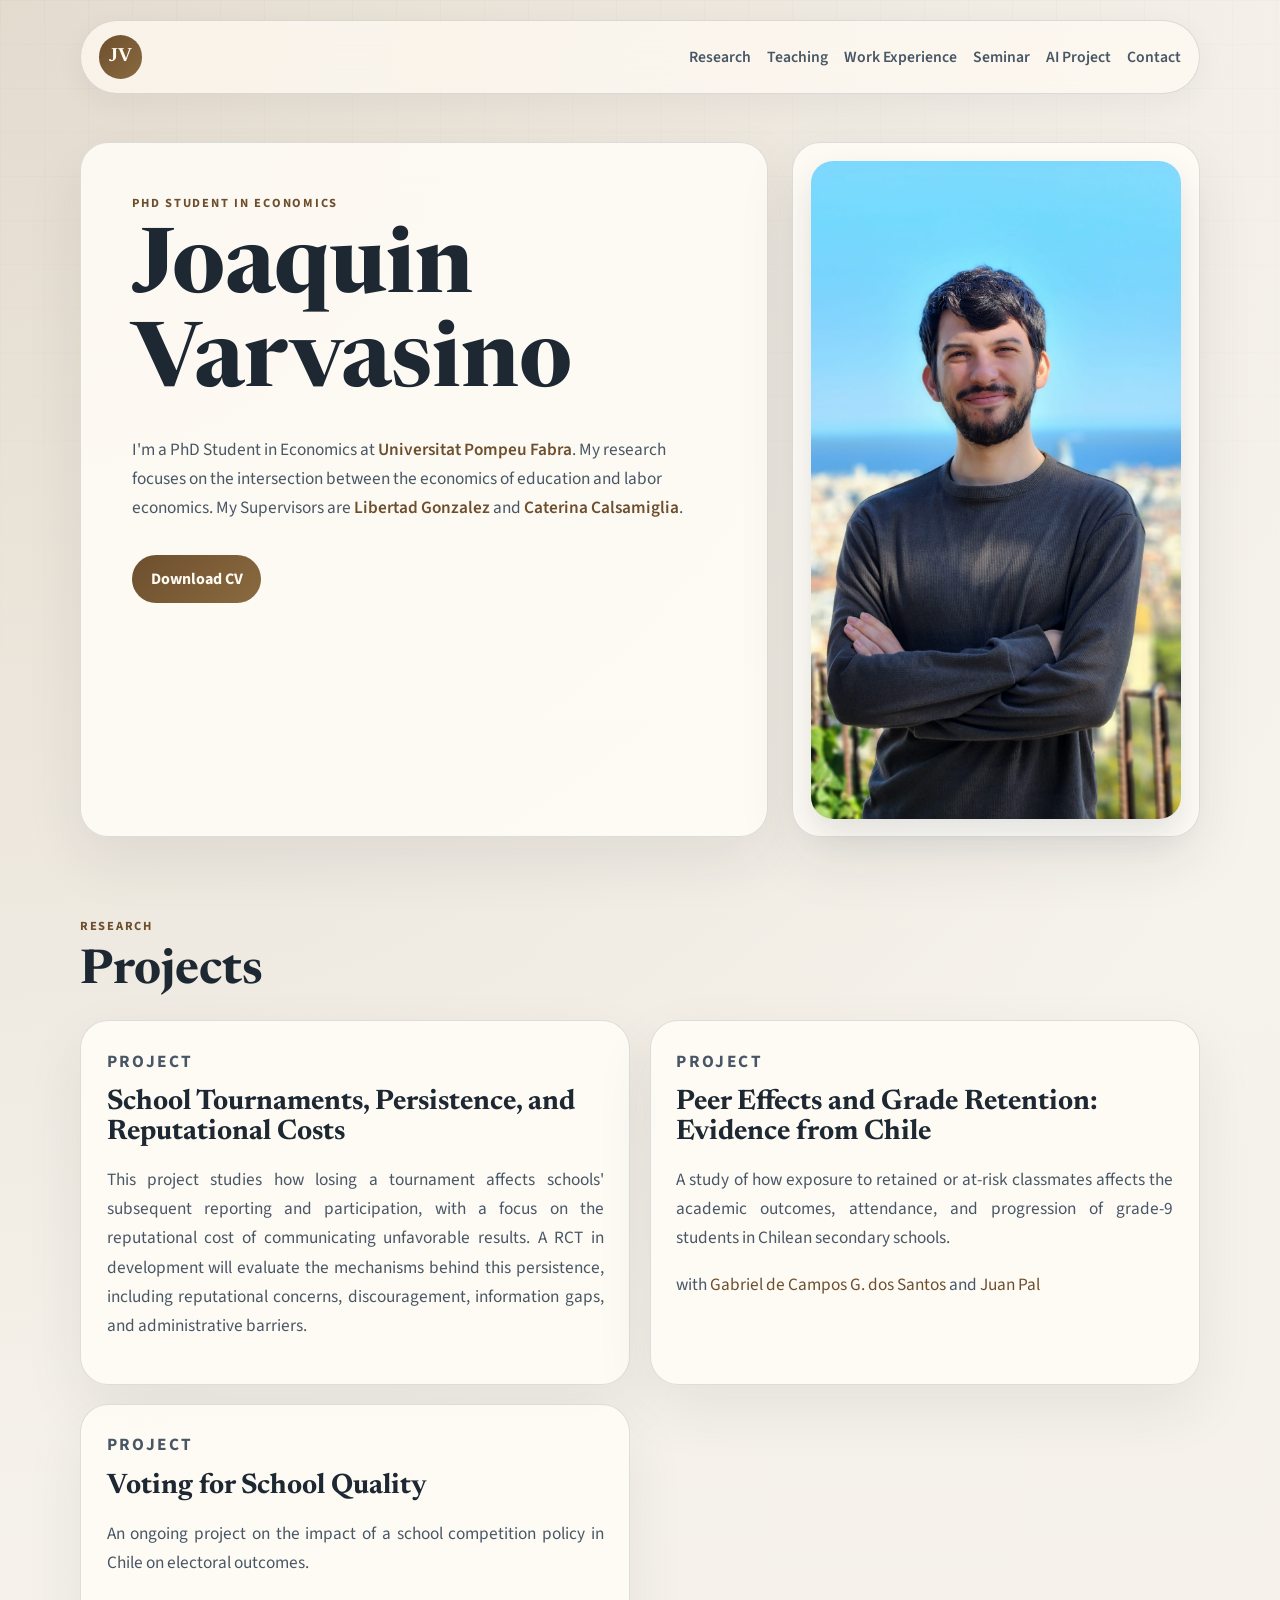
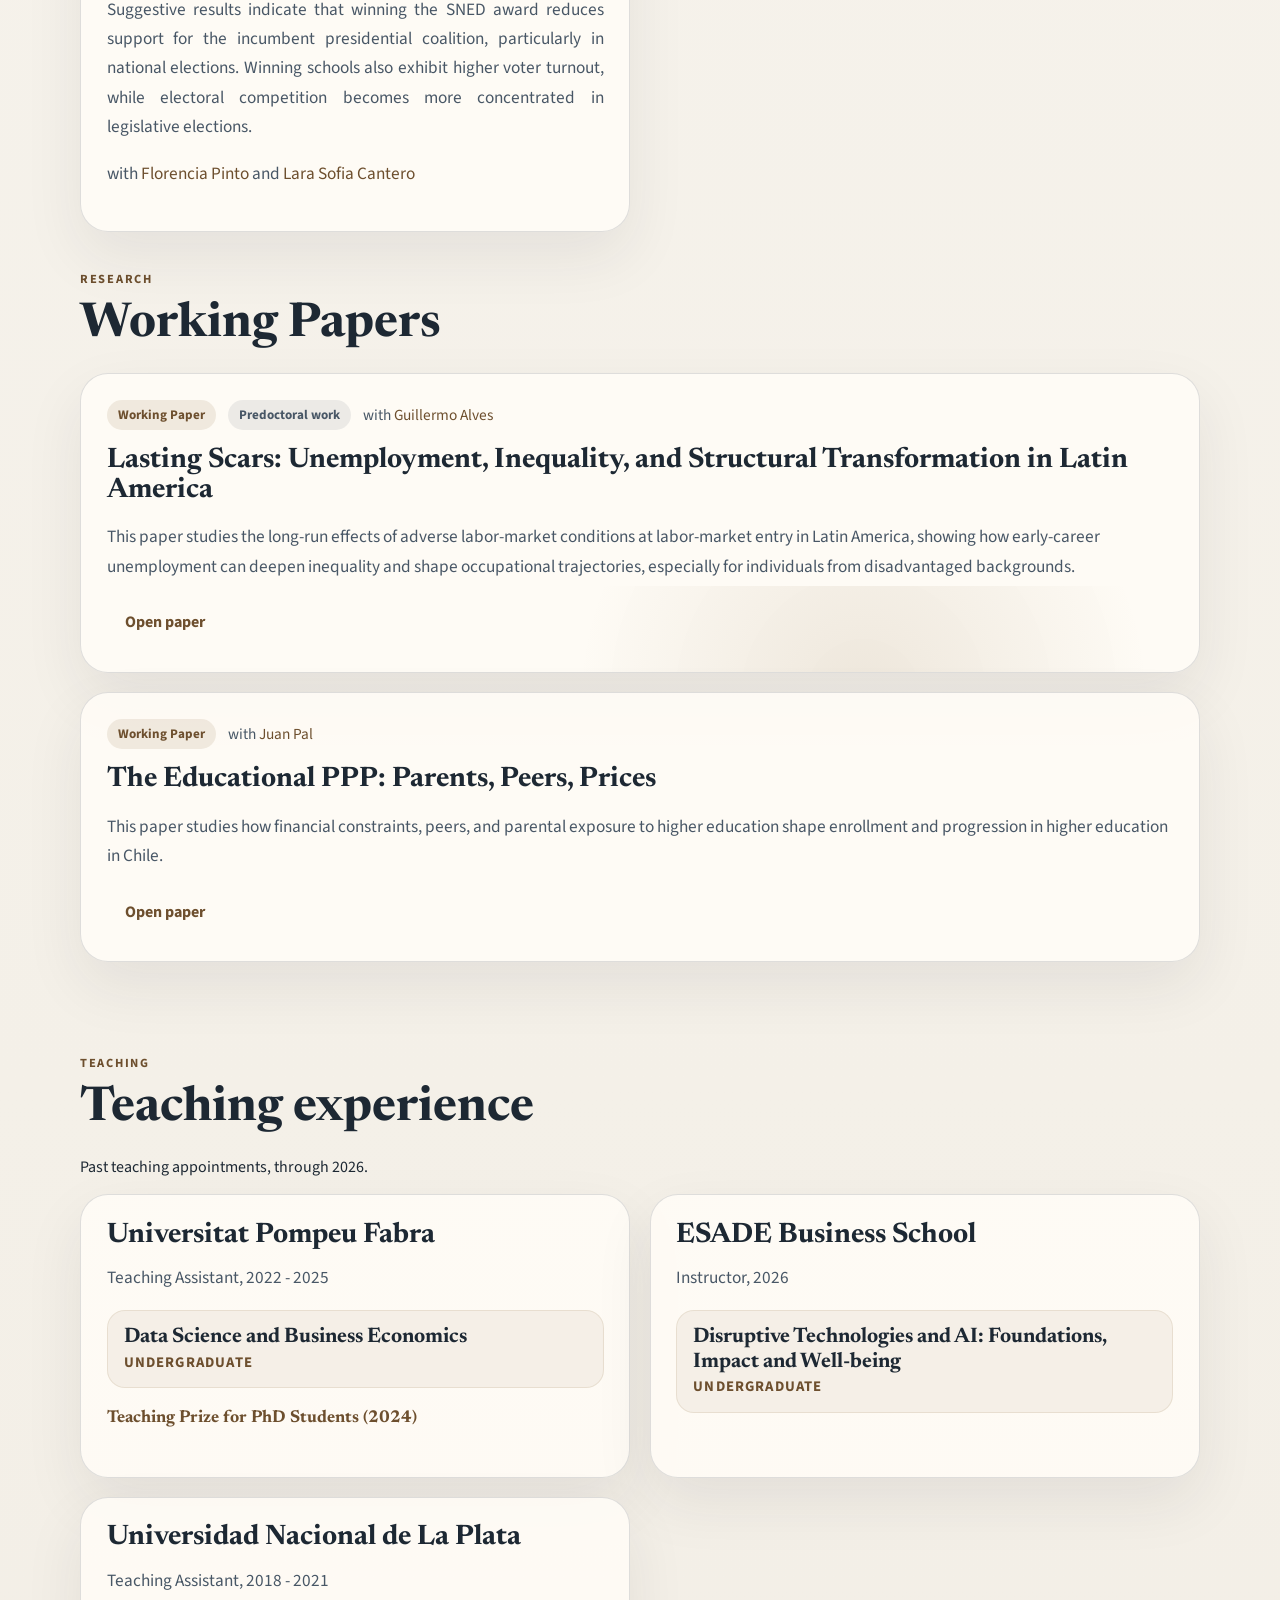
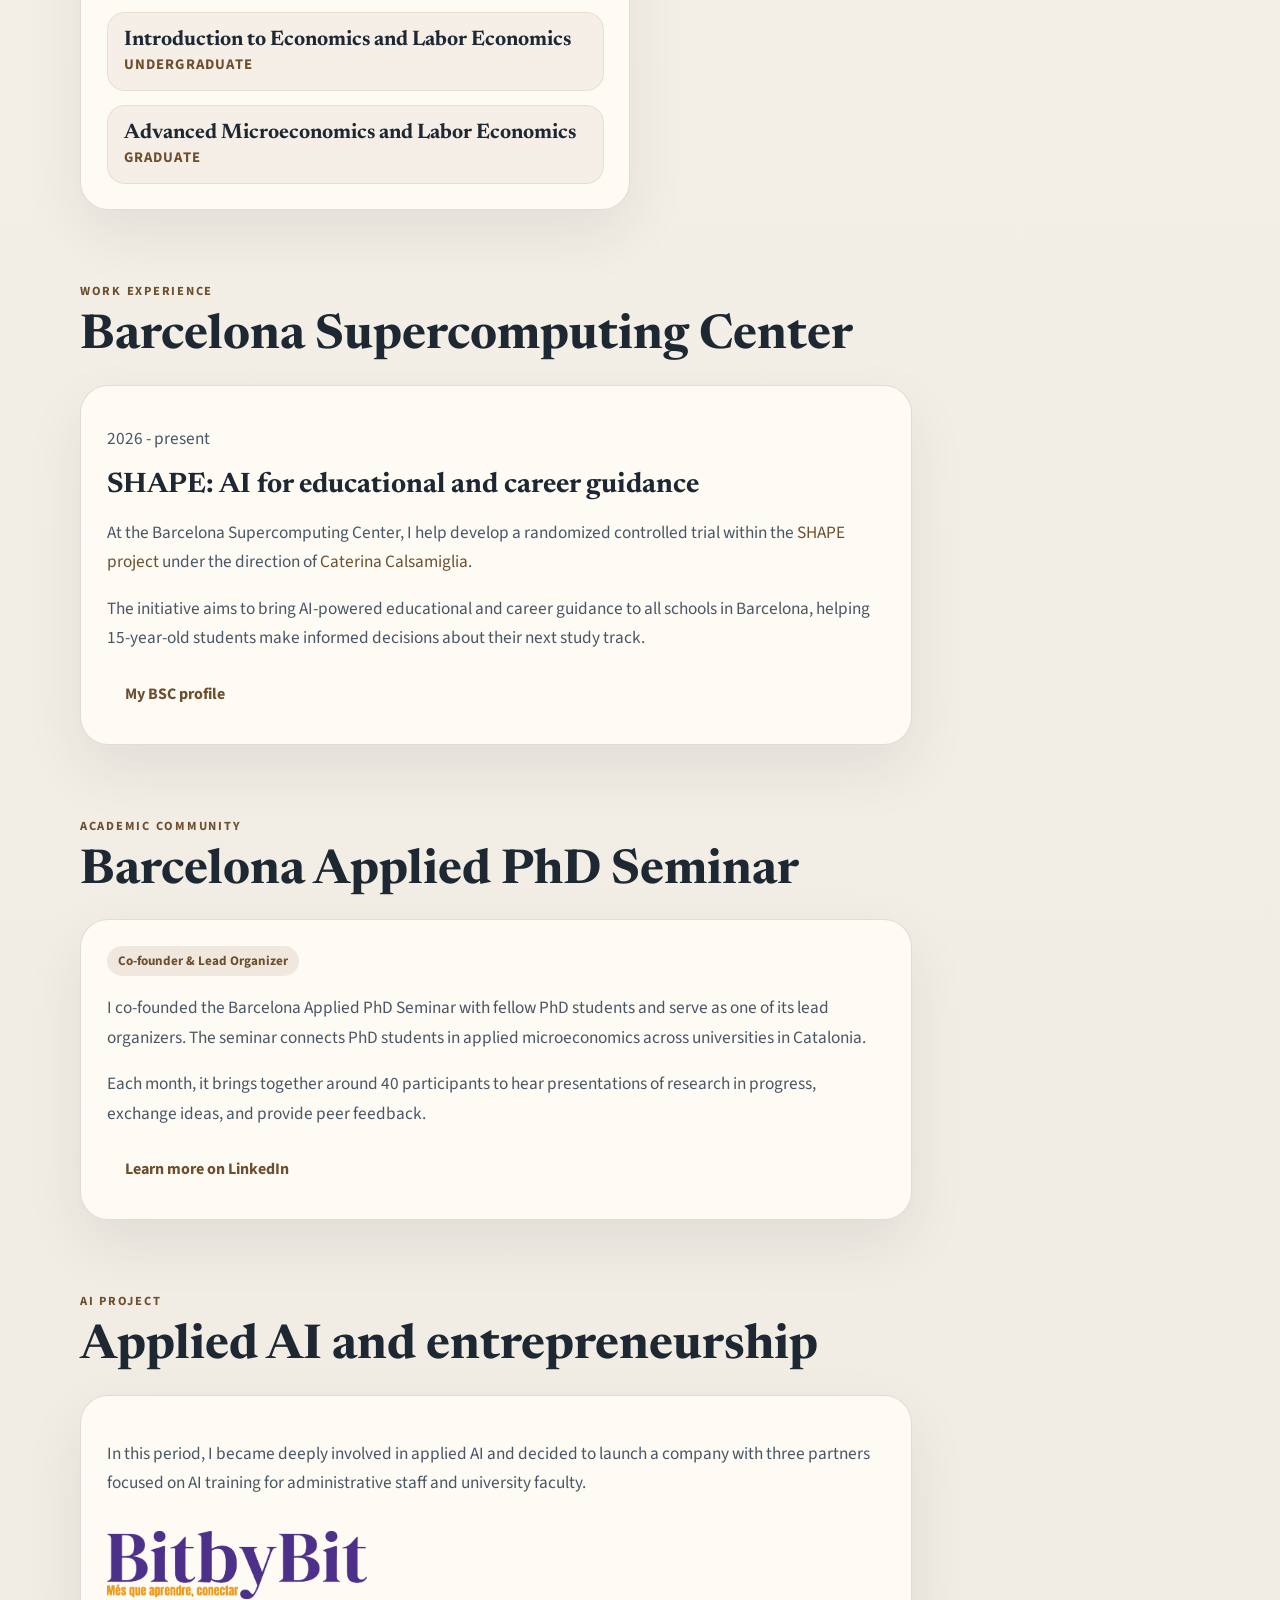
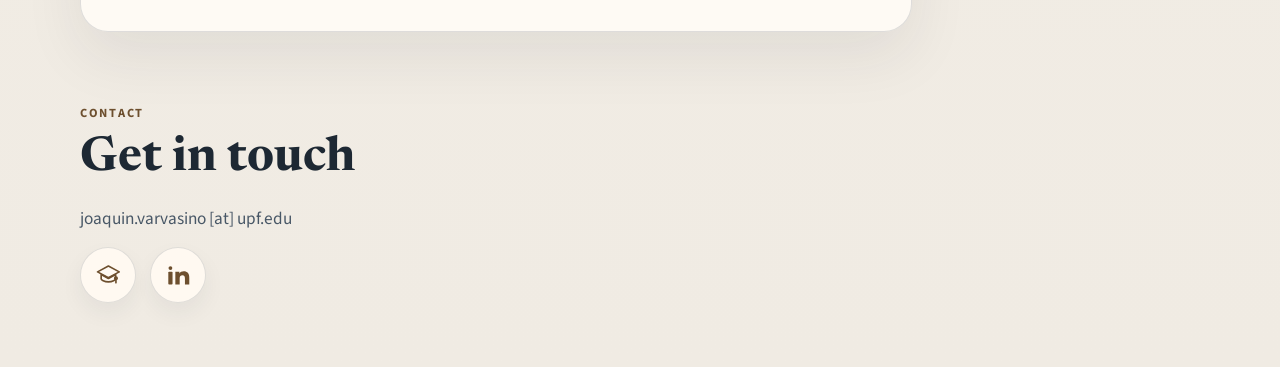
<file: index.html>
<!DOCTYPE html>
<html lang="en">
<head>
  <meta charset="UTF-8">
  <meta name="viewport" content="width=device-width, initial-scale=1.0">
  <link rel="icon" type="image/x-icon" href="favicon.ico?v=jv-orange">
  <link rel="icon" type="image/png" sizes="256x256" href="favicon.png?v=jv-orange">
  <link rel="icon" type="image/png" sizes="32x32" href="favicon-32.png?v=jv-orange">
  <link rel="icon" type="image/png" sizes="16x16" href="favicon-16.png?v=jv-orange">
  <title>Joaquin Varvasino | Economics of Education &amp; Labor Economics</title>
  <meta
    name="description"
    content="Joaquin Varvasino, PhD student in Economics at Universitat Pompeu Fabra, researches economics of education, labor economics, inequality, and applied microeconomics."
  >
  <link rel="preconnect" href="https://fonts.googleapis.com">
  <link rel="preconnect" href="https://fonts.gstatic.com" crossorigin>
  <link
    href="https://fonts.googleapis.com/css2?family=Newsreader:opsz,wght@6..72,500;6..72,700&family=Source+Sans+3:wght@400;500;600;700&display=swap"
    rel="stylesheet"
  >
  <link rel="stylesheet" href="styles.css">
</head>
<body>
  <div class="site-shell">
    <header class="site-header">
      <a class="brand" href="#top">JV</a>
      <nav class="site-nav" aria-label="Primary">
        <a href="#research">Research</a>
        <a href="#teaching">Teaching</a>
        <a href="#work-experience">Work Experience</a>
        <a href="#seminar">Seminar</a>
        <a href="#ai-project">AI Project</a>
        <a href="#contact">Contact</a>
      </nav>
    </header>

    <main id="top">
      <section class="hero">
        <div class="hero-copy">
          <p class="eyebrow">PhD Student in Economics</p>
          <h1>Joaquin Varvasino</h1>
          <p class="lead">
            I'm a PhD Student in Economics at
            <a href="https://www.upf.edu/es/web/econ/phd-r-z/-/asset_publisher/g9oPyFBB9Ssf/content/varvasino-joaquin/maximized" target="_blank" rel="noopener">Universitat Pompeu Fabra</a>. My research focuses
            on the intersection between the economics of education and labor economics. My
            Supervisors are
            <a href="https://libertadgonzalez.com/" target="_blank" rel="noreferrer">Libertad Gonzalez</a>
            and
            <a href="https://sites.google.com/site/caterinacalsamiglia/" target="_blank" rel="noreferrer">Caterina Calsamiglia</a>.
          </p>
          <div class="hero-actions">
            <a class="button button-primary" href="assets/docs/joaquin-varvasino-cv.pdf">Download CV</a>
          </div>
        </div>

        <aside class="hero-photo-card" aria-label="Profile photo">
          <div class="profile-photo-wrap">
            <img class="profile-photo" src="assets/profile-photo.jpeg" alt="Portrait of Joaquin Varvasino">
          </div>
        </aside>

      </section>

      <section class="section" id="research">
        <div class="section-heading">
          <p class="section-kicker">Research</p>
          <h2>Projects</h2>
        </div>
        <div class="project-grid">
          <article class="project-card">
            <p class="project-type">Project</p>
            <h3>School Tournaments, Persistence, and Reputational Costs</h3>
            <p>
              This project studies how losing a tournament affects schools' subsequent
              reporting and participation, with a focus on the reputational cost of
              communicating unfavorable results. A RCT in development will evaluate the
              mechanisms behind this persistence, including reputational concerns,
              discouragement, information gaps, and administrative barriers.
            </p>
          </article>

          <article class="project-card">
            <p class="project-type">Project</p>
            <h3>Peer Effects and Grade Retention: Evidence from Chile</h3>
            <p>
              A study of how exposure to retained or at-risk classmates affects the academic
              outcomes, attendance, and progression of grade-9 students in Chilean secondary
              schools.
            </p>
            <p class="project-links">
              with
              <a href="https://gacamposgs.github.io/" target="_blank" rel="noreferrer">Gabriel de Campos G. dos Santos</a>
              and
              <a href="https://juanpal.com/" target="_blank" rel="noreferrer">Juan Pal</a>
            </p>
          </article>

          <article class="project-card">
            <p class="project-type">Project</p>
            <h3>Voting for School Quality</h3>
            <p>
              An ongoing project on the impact of a school competition policy in Chile on
              electoral outcomes.
            </p>
            <p>
              Suggestive results indicate that winning the SNED award reduces support for
              the incumbent presidential coalition, particularly in national elections.
              Winning schools also exhibit higher voter turnout, while electoral
              competition becomes more concentrated in legislative elections.
            </p>
            <p class="project-links">
              with
              <a href="https://sites.google.com/view/mariaflorenciapinto/home" target="_blank" rel="noreferrer">Florencia Pinto</a>
              and
              <a href="https://scholar.google.com/citations?user=sMmZ3IYAAAAJ&amp;hl=es" target="_blank" rel="noreferrer">Lara Sofia Cantero</a>
            </p>
          </article>
        </div>
        <div class="section-heading section-heading-secondary">
          <p class="section-kicker">Research</p>
          <h2>Working Papers</h2>
        </div>
        <div class="paper-stack">
          <article class="paper-card featured-card">
            <div class="card-topline">
              <span class="status-pill">Working Paper</span>
              <span class="status-pill status-pill-soft">Predoctoral work</span>
              <span class="coauthors">
                with
                <a href="https://sites.google.com/site/guillealves/" target="_blank" rel="noreferrer">Guillermo Alves</a>
              </span>
            </div>
            <h3>Lasting Scars: Unemployment, Inequality, and Structural Transformation in Latin America</h3>
            <p>
              This paper studies the long-run effects of adverse labor-market conditions at
              labor-market entry in Latin America, showing how early-career unemployment can
              deepen inequality and shape occupational trajectories, especially for individuals
              from disadvantaged backgrounds.
            </p>
            <div class="card-actions">
              <a class="text-link" href="assets/docs/lasting-scars-working-paper.pdf">Open paper</a>
            </div>
          </article>

          <article class="paper-card">
            <div class="card-topline">
              <span class="status-pill">Working Paper</span>
              <span class="coauthors">
                with
                <a href="https://juanpal.com/" target="_blank" rel="noreferrer">Juan Pal</a>
              </span>
            </div>
            <h3>The Educational PPP: Parents, Peers, Prices</h3>
            <p>
              This paper studies how financial constraints, peers, and parental exposure to
              higher education shape enrollment and progression in higher education in Chile.
            </p>
            <div class="card-actions">
              <a class="text-link" href="assets/docs/educational-ppp-draft-may-2026.pdf">Open paper</a>
            </div>
          </article>
        </div>
      </section>

      <section class="section" id="teaching">
        <div class="section-heading">
          <p class="section-kicker">Teaching</p>
          <h2>Teaching experience</h2>
        </div>
        <p>Past teaching appointments, through 2026.</p>
        <div class="teaching-grid">
          <article class="paper-card">
            <h3>Universitat Pompeu Fabra</h3>
            <p class="teaching-meta">Teaching Assistant, 2022 - 2025</p>
            <ul class="teaching-list">
              <li>
                <strong>Data Science and Business Economics</strong>
                <span>Undergraduate</span>
              </li>
            </ul>
            <p class="teaching-award"><a href="assets/docs/teaching-prize-2024.pdf">Teaching Prize for PhD Students (2024)</a></p>
          </article>
          <article class="paper-card">
            <h3>ESADE Business School</h3>
            <p class="teaching-meta">Instructor, 2026</p>
            <ul class="teaching-list">
              <li>
                <strong>Disruptive Technologies and AI: Foundations, Impact and Well-being</strong>
                <span>UNDERGRADUATE</span>
              </li>
            </ul>
          </article>
          <article class="paper-card">
            <h3>Universidad Nacional de La Plata</h3>
            <p class="teaching-meta">Teaching Assistant, 2018 - 2021</p>
            <ul class="teaching-list">
              <li>
                <strong>Introduction to Economics and Labor Economics</strong>
                <span>Undergraduate</span>
              </li>
              <li>
                <strong>Advanced Microeconomics and Labor Economics</strong>
                <span>Graduate</span>
              </li>
            </ul>
          </article>
        </div>
      </section>

      <section class="section" id="work-experience">
        <div class="section-heading">
          <p class="section-kicker">Work Experience</p>
          <h2>Barcelona Supercomputing Center</h2>
        </div>
        <article class="paper-card work-card">
          <p class="teaching-meta">2026 - present</p>
          <h3>SHAPE: AI for educational and career guidance</h3>
          <p>
            At the Barcelona Supercomputing Center, I help develop a randomized controlled
            trial within the
            <a href="https://www.bsc.es/es/research-and-development/projects/shape-strategies-human-capital-advancement-and-productive" target="_blank" rel="noreferrer">SHAPE project</a>
            under the direction of
            <a href="https://sites.google.com/site/caterinacalsamiglia/" target="_blank" rel="noreferrer">Caterina Calsamiglia</a>.
          </p>
          <p>
            The initiative aims to bring AI-powered educational and career guidance to all
            schools in Barcelona, helping 15-year-old students make informed decisions
            about their next study track.
          </p>
          <div class="card-actions">
            <a class="text-link" href="https://www.bsc.es/varvasino-joaquin" target="_blank" rel="noreferrer">My BSC profile</a>
          </div>
        </article>
      </section>

      <section class="section" id="seminar">
        <div class="section-heading">
          <p class="section-kicker">Academic community</p>
          <h2>Barcelona Applied PhD Seminar</h2>
        </div>
        <article class="paper-card work-card">
          <div class="card-topline">
            <span class="status-pill">Co-founder &amp; Lead Organizer</span>
          </div>
          <p>
            I co-founded the Barcelona Applied PhD Seminar with fellow PhD students and
            serve as one of its lead organizers. The seminar connects PhD students in
            applied microeconomics across universities in Catalonia.
          </p>
          <p>
            Each month, it brings together around 40 participants to hear presentations
            of research in progress, exchange ideas, and provide peer feedback.
          </p>
          <div class="card-actions">
            <a class="text-link" href="https://lnkd.in/p/eiwNmnWu" target="_blank" rel="noreferrer">Learn more on LinkedIn</a>
          </div>
        </article>
      </section>

      <section class="section" id="ai-project">
        <div class="section-heading">
          <p class="section-kicker">AI Project</p>
          <h2>Applied AI and entrepreneurship</h2>
        </div>
        <article class="paper-card work-card">
          <p>
            In this period, I became deeply involved in applied AI and decided to launch a
            company with three partners focused on AI training for administrative staff and
            university faculty.
          </p>
          <a class="bitbybit-link" href="https://bitbybit.cat/" target="_blank" rel="noreferrer">
            <img src="assets/bitbybit-logo.png" alt="Bitbybit.cat logo" width="260">
          </a>
        </article>
      </section>

      <section class="section contact-section" id="contact">
        <div class="section-heading">
          <p class="section-kicker">Contact</p>
          <h2>Get in touch</h2>
        </div>
        <div class="contact-panel">
          <p class="contact-email">joaquin.varvasino [at] upf.edu</p>
          <div class="social-links" aria-label="Social links">
            <a class="social-link" href="https://scholar.google.com/citations?user=OS49Cc4AAAAJ&amp;hl=es&amp;oi=ao" target="_blank" rel="noreferrer" aria-label="Google Scholar">
              <svg class="social-icon scholar-icon" viewBox="0 0 24 24" width="14" height="14" aria-hidden="true">
                <path d="M12 3 1.5 8.6 12 14.2 22.5 8.6 12 3Z"></path>
                <path d="M5 11.2v4.3c0 .7 2.9 2.8 7 2.8s7-2.1 7-2.8v-4.3l-7 3.7-7-3.7Z"></path>
                <circle cx="19.3" cy="14.8" r="1.2"></circle>
                <path d="M19.3 16v3.2"></path>
              </svg>
            </a>
            <a class="social-link" href="https://www.linkedin.com/in/joaquin-varvasino-826819135/" target="_blank" rel="noreferrer" aria-label="LinkedIn">
              <svg class="social-icon linkedin-icon" viewBox="0 0 24 24" width="14" height="14" aria-hidden="true">
                <rect x="3.2" y="8.4" width="4.1" height="12.4" rx="0.8"></rect>
                <circle cx="5.25" cy="4.95" r="1.85"></circle>
                <path d="M10 8.4h3.9v1.7c.8-1.2 2.3-2 4.3-2 3.4 0 5.3 2.1 5.3 6.1v6.6h-4.2v-5.9c0-2-.8-3.1-2.4-3.1-1.8 0-2.7 1.2-2.7 3.1v5.9H10V8.4Z"></path>
              </svg>
            </a>
          </div>
        </div>
      </section>
    </main>
  </div>
</body>
</html>
</file>
<file: styles.css>
:root {
  --bg: #f4f0e8;
  --bg-soft: #ebe4d8;
  --surface: rgba(255, 252, 246, 0.88);
  --surface-strong: #fffaf2;
  --border: rgba(31, 47, 64, 0.14);
  --ink: #1d2833;
  --ink-soft: #485766;
  --accent: #8a6a3f;
  --accent-deep: #6d4f2e;
  --shadow: 0 24px 60px rgba(34, 41, 48, 0.08);
  --radius-lg: 28px;
  --radius-md: 18px;
  --radius-sm: 12px;
  --max-width: 1120px;
}

* {
  box-sizing: border-box;
}

html {
  scroll-behavior: smooth;
}

body {
  margin: 0;
  min-height: 100vh;
  font-family: "Source Sans 3", sans-serif;
  color: var(--ink);
  background:
    radial-gradient(circle at top left, rgba(138, 106, 63, 0.18), transparent 28%),
    linear-gradient(180deg, #f7f4ee 0%, var(--bg) 52%, #f0ebe3 100%);
}

body::before {
  content: "";
  position: fixed;
  inset: 0;
  pointer-events: none;
  background-image:
    linear-gradient(rgba(29, 40, 51, 0.03) 1px, transparent 1px),
    linear-gradient(90deg, rgba(29, 40, 51, 0.03) 1px, transparent 1px);
  background-size: 44px 44px;
  mask-image: linear-gradient(180deg, rgba(0, 0, 0, 0.45), transparent 85%);
}

.site-shell {
  position: relative;
  z-index: 1;
  width: min(calc(100% - 2rem), var(--max-width));
  margin: 0 auto;
  padding: 1.25rem 0 4rem;
}

.site-header {
  position: sticky;
  top: 1rem;
  z-index: 20;
  display: flex;
  align-items: center;
  justify-content: space-between;
  gap: 1rem;
  padding: 0.9rem 1.1rem;
  margin-bottom: 2rem;
  border: 1px solid var(--border);
  border-radius: 999px;
  background: rgba(255, 250, 242, 0.75);
  backdrop-filter: blur(18px);
  box-shadow: 0 8px 30px rgba(31, 47, 64, 0.05);
}

.brand {
  display: inline-flex;
  align-items: center;
  justify-content: center;
  width: 2.7rem;
  height: 2.7rem;
  border-radius: 50%;
  text-decoration: none;
  font-family: "Newsreader", serif;
  font-size: 1.2rem;
  font-weight: 700;
  color: var(--surface-strong);
  background: linear-gradient(135deg, var(--accent-deep), var(--accent));
}

.site-nav {
  display: flex;
  flex-wrap: wrap;
  justify-content: flex-end;
  gap: 1rem;
}

.site-nav a {
  color: var(--ink-soft);
  text-decoration: none;
  font-size: 0.98rem;
  font-weight: 600;
}

.site-nav a:hover,
.site-nav a:focus-visible,
.lead a:hover,
.lead a:focus-visible,
.text-link:hover,
.text-link:focus-visible,
.quick-facts a:hover,
.quick-facts a:focus-visible {
  color: var(--accent-deep);
}

.hero {
  display: grid;
  grid-template-columns: minmax(0, 1.35fr) minmax(280px, 0.8fr);
  gap: 1.5rem;
  align-items: stretch;
  padding: 1rem 0 0.5rem;
}

.hero-copy,
.hero-photo-card,
.hero-panel,
.paper-card,
.project-card,
.contact-card {
  border: 1px solid var(--border);
  border-radius: var(--radius-lg);
  background: var(--surface);
  box-shadow: var(--shadow);
  animation: rise-in 700ms ease both;
}

.hero-copy {
  padding: clamp(2rem, 4vw, 3.6rem);
}

.hero-photo-card {
  padding: 1.1rem;
}

.eyebrow,
.section-kicker,
.panel-label,
.project-type,
.contact-label {
  margin: 0 0 0.75rem;
  text-transform: uppercase;
  letter-spacing: 0.14em;
  color: var(--accent-deep);
  font-size: 0.78rem;
  font-weight: 700;
}

h1,
h2,
h3 {
  margin: 0;
  font-family: "Newsreader", serif;
  font-weight: 700;
  line-height: 1.05;
}

h1 {
  max-width: 9ch;
  font-size: clamp(3.35rem, 7vw, 5.6rem);
}

h2 {
  font-size: clamp(2rem, 4vw, 3rem);
}

h3 {
  font-size: clamp(1.5rem, 2.2vw, 2rem);
}

.lead,
.paper-card p,
.project-card p {
  color: var(--ink-soft);
  font-size: 1.08rem;
  line-height: 1.7;
}

.lead {
  max-width: 48rem;
  margin: 1.4rem 0 0;
}

.project-card > p:not([class]) {
  text-align: justify;
  hyphens: auto;
}

.hero-copy .lead a,
.hero-copy .lead a:visited {
  color: var(--accent-deep);
  font-weight: 600;
  text-decoration: none;
}

.hero-copy .lead a:hover,
.hero-copy .lead a:focus-visible {
  color: var(--accent-deep);
  text-decoration: underline;
}

.hero-actions,
.card-actions,
.contact-grid {
  display: flex;
  flex-wrap: wrap;
  gap: 0.9rem;
}

.hero-actions {
  margin-top: 2rem;
}

.button,
.text-link {
  display: inline-flex;
  align-items: center;
  justify-content: center;
  gap: 0.4rem;
  min-height: 3rem;
  padding: 0.75rem 1.15rem;
  border-radius: 999px;
  text-decoration: none;
  font-weight: 700;
  transition: transform 180ms ease, background-color 180ms ease, color 180ms ease;
}

.button:hover,
.button:focus-visible,
.text-link:hover,
.text-link:focus-visible,
.contact-card:hover,
.contact-card:focus-visible {
  transform: translateY(-2px);
}

.button-primary {
  color: var(--surface-strong);
  background: linear-gradient(135deg, var(--accent-deep), var(--accent));
}

.button-secondary {
  color: var(--ink);
  background: rgba(255, 250, 242, 0.95);
  border: 1px solid var(--border);
}

.hero-panel {
  grid-column: 1 / -1;
  padding: 1.8rem;
  background:
    linear-gradient(180deg, rgba(255, 252, 246, 0.94), rgba(247, 241, 231, 0.92)),
    var(--surface);
  animation-delay: 120ms;
}

.profile-photo-wrap {
  border-radius: 22px;
  overflow: hidden;
  box-shadow: 0 16px 32px rgba(31, 47, 64, 0.12);
  height: 100%;
}

.profile-photo {
  display: block;
  width: 100%;
  height: 100%;
  min-height: 100%;
  object-fit: cover;
  object-position: center top;
}

.hero-panel-content {
  display: grid;
  grid-template-columns: minmax(0, 1.4fr) minmax(0, 1fr);
  gap: 1.25rem 1.5rem;
  align-items: start;
}

.tag-list {
  display: flex;
  flex-wrap: wrap;
  gap: 0.7rem;
  padding: 0;
  margin: 0;
  list-style: none;
}

.tag-list li {
  padding: 0.5rem 0.8rem;
  border: 1px solid rgba(138, 106, 63, 0.2);
  border-radius: 999px;
  background: rgba(138, 106, 63, 0.08);
  color: var(--ink);
  font-weight: 600;
}

.quick-facts {
  display: grid;
  grid-template-columns: repeat(3, minmax(0, 1fr));
  gap: 1rem;
  margin: 0;
}

.quick-facts div {
  min-width: 0;
  padding-top: 0.2rem;
  padding-left: 1rem;
  border-left: 1px solid var(--border);
}

.quick-facts dt {
  margin-bottom: 0.25rem;
  color: var(--ink-soft);
  font-size: 0.93rem;
}

.quick-facts dd {
  margin: 0;
  font-size: 1.04rem;
  font-weight: 600;
}

.quick-facts a,
.text-link {
  color: var(--accent-deep);
}

.section {
  padding: 4.5rem 0 0;
}

.section-heading {
  margin-bottom: 1.4rem;
}

.section-heading-secondary {
  margin-top: 2.4rem;
}

.paper-card,
.project-card,
.contact-card {
  padding: 1.6rem;
}

.paper-card a,
.project-card a {
  color: var(--accent-deep);
  text-decoration: none;
}

.paper-card a:hover,
.project-card a:hover,
.paper-card a:focus-visible,
.project-card a:focus-visible {
  text-decoration: underline;
}

.card-topline {
  display: flex;
  flex-wrap: wrap;
  gap: 0.75rem;
  align-items: center;
  margin-bottom: 1rem;
}

.status-pill {
  display: inline-flex;
  align-items: center;
  padding: 0.38rem 0.7rem;
  border-radius: 999px;
  background: rgba(138, 106, 63, 0.12);
  color: var(--accent-deep);
  font-size: 0.82rem;
  font-weight: 700;
}

.status-pill-soft {
  background: rgba(31, 47, 64, 0.08);
  color: var(--ink-soft);
}

.coauthors {
  color: var(--ink-soft);
  font-size: 0.96rem;
}

.featured-card {
  position: relative;
  overflow: hidden;
  animation-delay: 140ms;
}

.featured-card::after {
  content: "";
  position: absolute;
  inset: auto -10% -45% 30%;
  height: 220px;
  background: radial-gradient(circle, rgba(138, 106, 63, 0.14), transparent 62%);
  pointer-events: none;
}

.paper-stack {
  display: grid;
  gap: 1.2rem;
  margin-bottom: 1.2rem;
}

.project-grid {
  display: grid;
  grid-template-columns: repeat(2, minmax(0, 1fr));
  gap: 1.2rem;
}

.project-links,
.teaching-meta {
  margin-top: 0.8rem;
  color: var(--ink-soft);
  font-size: 0.98rem;
}

.teaching-grid {
  display: grid;
  grid-template-columns: repeat(2, minmax(0, 1fr));
  gap: 1.2rem;
}

.teaching-list {
  display: grid;
  gap: 0.9rem;
  padding: 0;
  margin: 1rem 0 0;
  list-style: none;
}

.teaching-list li {
  display: flex;
  flex-direction: column;
  gap: 0.15rem;
  padding: 0.9rem 1rem;
  border-radius: var(--radius-md);
  background: rgba(138, 106, 63, 0.08);
  border: 1px solid rgba(138, 106, 63, 0.12);
}

.teaching-list strong {
  font-family: "Newsreader", serif;
  font-size: 1.32rem;
  color: var(--ink);
  line-height: 1.15;
}

.teaching-list span {
  color: var(--accent-deep);
  font-size: 0.92rem;
  font-weight: 700;
  letter-spacing: 0.08em;
  text-transform: uppercase;
}

.teaching-award {
  margin-top: 1rem;
  font-family: "Newsreader", serif;
  font-size: 1.42rem;
  font-weight: 700;
  color: var(--accent-deep);
  line-height: 1.15;
}

.work-card {
  max-width: 52rem;
}

.project-card:nth-child(1) {
  animation-delay: 120ms;
}

.project-card:nth-child(2) {
  animation-delay: 180ms;
}

.project-card:nth-child(3) {
  animation-delay: 240ms;
}

.project-card:nth-child(4) {
  animation-delay: 300ms;
}

.contact-panel {
  display: flex;
  flex-direction: column;
  gap: 1rem;
  align-items: flex-start;
}

.contact-email {
  margin: 0;
  color: var(--ink-soft);
  font-size: 1.08rem;
}

.social-links {
  display: flex;
  gap: 0.85rem;
  align-items: center;
}

.social-link {
  display: inline-flex;
  align-items: center;
  justify-content: center;
  width: 3.5rem;
  height: 3.5rem;
  border-radius: 999px;
  border: 1px solid var(--border);
  background: rgba(255, 250, 242, 0.95);
  color: var(--accent-deep);
  box-shadow: 0 10px 22px rgba(31, 47, 64, 0.06);
  transition: transform 180ms ease, color 180ms ease, border-color 180ms ease;
}

.social-link:hover,
.social-link:focus-visible {
  transform: translateY(-2px);
  border-color: rgba(138, 106, 63, 0.35);
}

.social-icon {
  width: 1.55rem;
  height: 1.55rem;
  flex: 0 0 auto;
  fill: none;
  stroke: currentColor;
  stroke-width: 1.6;
  stroke-linecap: round;
  stroke-linejoin: round;
}

.linkedin-icon {
  fill: currentColor;
  stroke: none;
}

.bitbybit-link {
  display: inline-flex;
  align-items: center;
  margin-top: 1rem;
}

.bitbybit-link img {
  display: block;
  width: min(260px, 100%);
  max-width: 260px;
  height: auto;
}

@keyframes rise-in {
  from {
    opacity: 0;
    transform: translateY(22px);
  }

  to {
    opacity: 1;
    transform: translateY(0);
  }
}

@media (max-width: 920px) {
  .hero,
  .project-grid,
  .teaching-grid,
  .contact-grid {
    grid-template-columns: 1fr;
  }

  .hero-panel-content,
  .quick-facts {
    grid-template-columns: 1fr;
  }

  .quick-facts div {
    padding-left: 0;
    padding-top: 1rem;
    border-left: 0;
    border-top: 1px solid var(--border);
  }

  .site-header {
    border-radius: 24px;
    padding: 1rem;
  }

  .site-nav {
    justify-content: flex-start;
  }
}

@media (max-width: 640px) {
  .site-shell {
    width: min(calc(100% - 1rem), var(--max-width));
    padding-top: 0.5rem;
  }

  .site-header {
    position: static;
  }

  .hero-copy,
  .hero-photo-card,
  .hero-panel,
  .paper-card,
  .project-card,
  .contact-card {
    padding: 1.2rem;
    border-radius: 22px;
  }

  h1 {
    max-width: 100%;
  }
}
</file>
